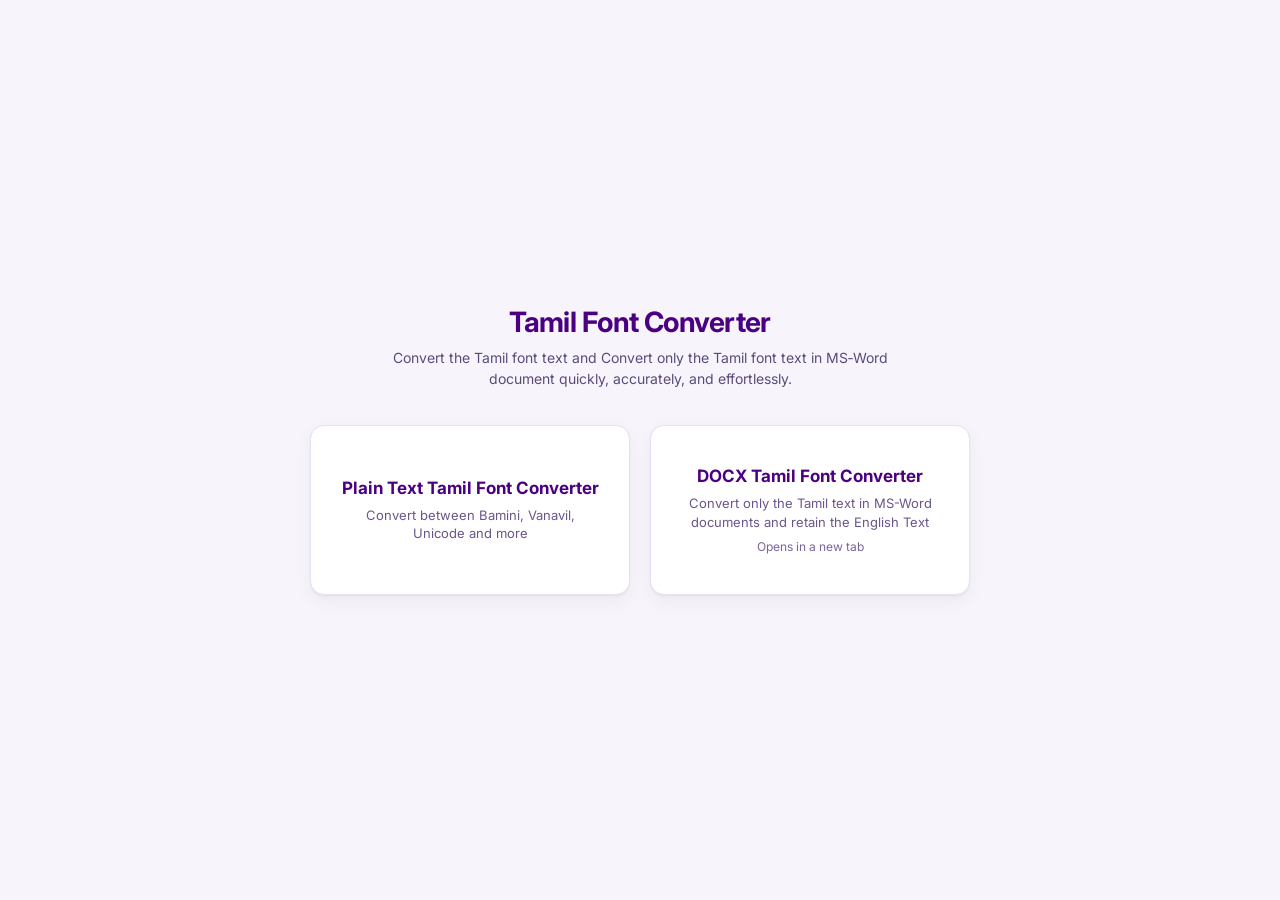
<file: index.html>
<!DOCTYPE html>
<html lang="en">
<head>
  <meta charset="UTF-8" />
  <meta name="viewport" content="width=device-width, initial-scale=1.0" />
  <title>Tamil Font Converter</title>

  <!-- Inter font -->
  <link rel="preconnect" href="https://fonts.googleapis.com">
  <link rel="preconnect" href="https://fonts.gstatic.com" crossorigin>
  <link href="https://fonts.googleapis.com/css2?family=Inter:wght@400;600;700&display=swap" rel="stylesheet">

  <style>
    * {
      box-sizing: border-box;
      margin: 0;
      padding: 0;
    }

    html, body {
      height: 100%;
      font-family: 'Inter', system-ui, -apple-system, Segoe UI, Roboto, sans-serif;
      background: #f7f5fb;
      color: #2b2240;
    }

    .page-wrapper {
      min-height: 100%;
      display: flex;
      flex-direction: column;
      align-items: center;
      justify-content: center;
      padding: 24px;
    }

    h1 {
      color: #4b0082;
      text-align: center;
      margin-bottom: 8px;
      font-size: 28px;
      font-weight: 700;
      letter-spacing: -0.02em;
    }

    .subtitle {
      text-align: center;
      font-size: 14px;
      color: #5b4a7a;
      max-width: 560px;
      margin: 0 auto 36px;
      line-height: 1.5;
    }

    .tiles {
      display: grid;
      grid-template-columns: repeat(auto-fit, minmax(240px, 1fr));
      gap: 20px;
      width: 100%;
      max-width: 660px;
    }

    .tile {
      position: relative;
      background: #ffffff;
      border-radius: 14px;
      padding: 28px 18px;
      text-decoration: none;
      color: #4b0082;
      display: flex;
      flex-direction: column;
      align-items: center;
      justify-content: center;
      min-height: 170px;
      box-shadow: 0 1px 2px rgba(43, 34, 64, 0.06), 0 6px 16px rgba(43, 34, 64, 0.06);
      border: 1px solid #e7e1f5;
      transition: transform 0.15s ease, box-shadow 0.15s ease, background 0.15s ease;
    }

    .tile:hover {
      transform: translateY(-4px);
      box-shadow: 0 2px 6px rgba(43, 34, 64, 0.08), 0 10px 24px rgba(43, 34, 64, 0.08);
      background: #faf7ff;
    }

    .tile-title {
      font-weight: 700;
      font-size: 17px;
      margin-bottom: 8px;
      text-align: center;
      position: relative;
      z-index: 1;
    }

    .tile-desc {
      font-size: 13px;
      color: #6a568a;
      line-height: 1.4;
      text-align: center;
      max-width: 92%;
      position: relative;
      z-index: 1;
    }

    .new-tab-note {
      margin-top: 8px;
      font-size: 12px; /* increased from 11px */
      color: #7a649a; /* slightly deeper purple for better visibility */
      text-align: center;
    }

    @media (max-width: 480px) {
      h1 {
        font-size: 22px;
      }

      .subtitle {
        font-size: 13px;
        margin-bottom: 26px;
      }

      .tiles {
        gap: 16px;
        max-width: 100%;
      }

      .tile {
        min-height: 150px;
        padding: 24px 16px;
      }

      .tile-title {
        font-size: 16px;
      }

      .tile-desc {
        font-size: 12px;
      }

      .new-tab-note {
        font-size: 11px; /* keep it readable on small screens */
      }
    }
  </style>
</head>
<body>
  <div class="page-wrapper">
    <h1>Tamil Font Converter</h1>
    <p class="subtitle">
      Convert the Tamil font text and Convert only the Tamil font text in MS‑Word document quickly, accurately, and effortlessly.
    </p>

    <div class="tiles">
      <a class="tile" href="converter.html">
        <div class="tile-title">Plain Text Tamil Font Converter</div>
        <div class="tile-desc">Convert between Bamini, Vanavil, Unicode and more</div>
      </a>

      <a class="tile" href="https://vicky29031992.pythonanywhere.com" target="_blank">
        <div class="tile-title">DOCX Tamil Font Converter</div>
        <div class="tile-desc">Convert only the Tamil text in MS-Word documents and retain the English Text</div>
        <div class="new-tab-note">Opens in a new tab</div>
      </a>
    </div>
  </div>
</body>
</html>
</file>
